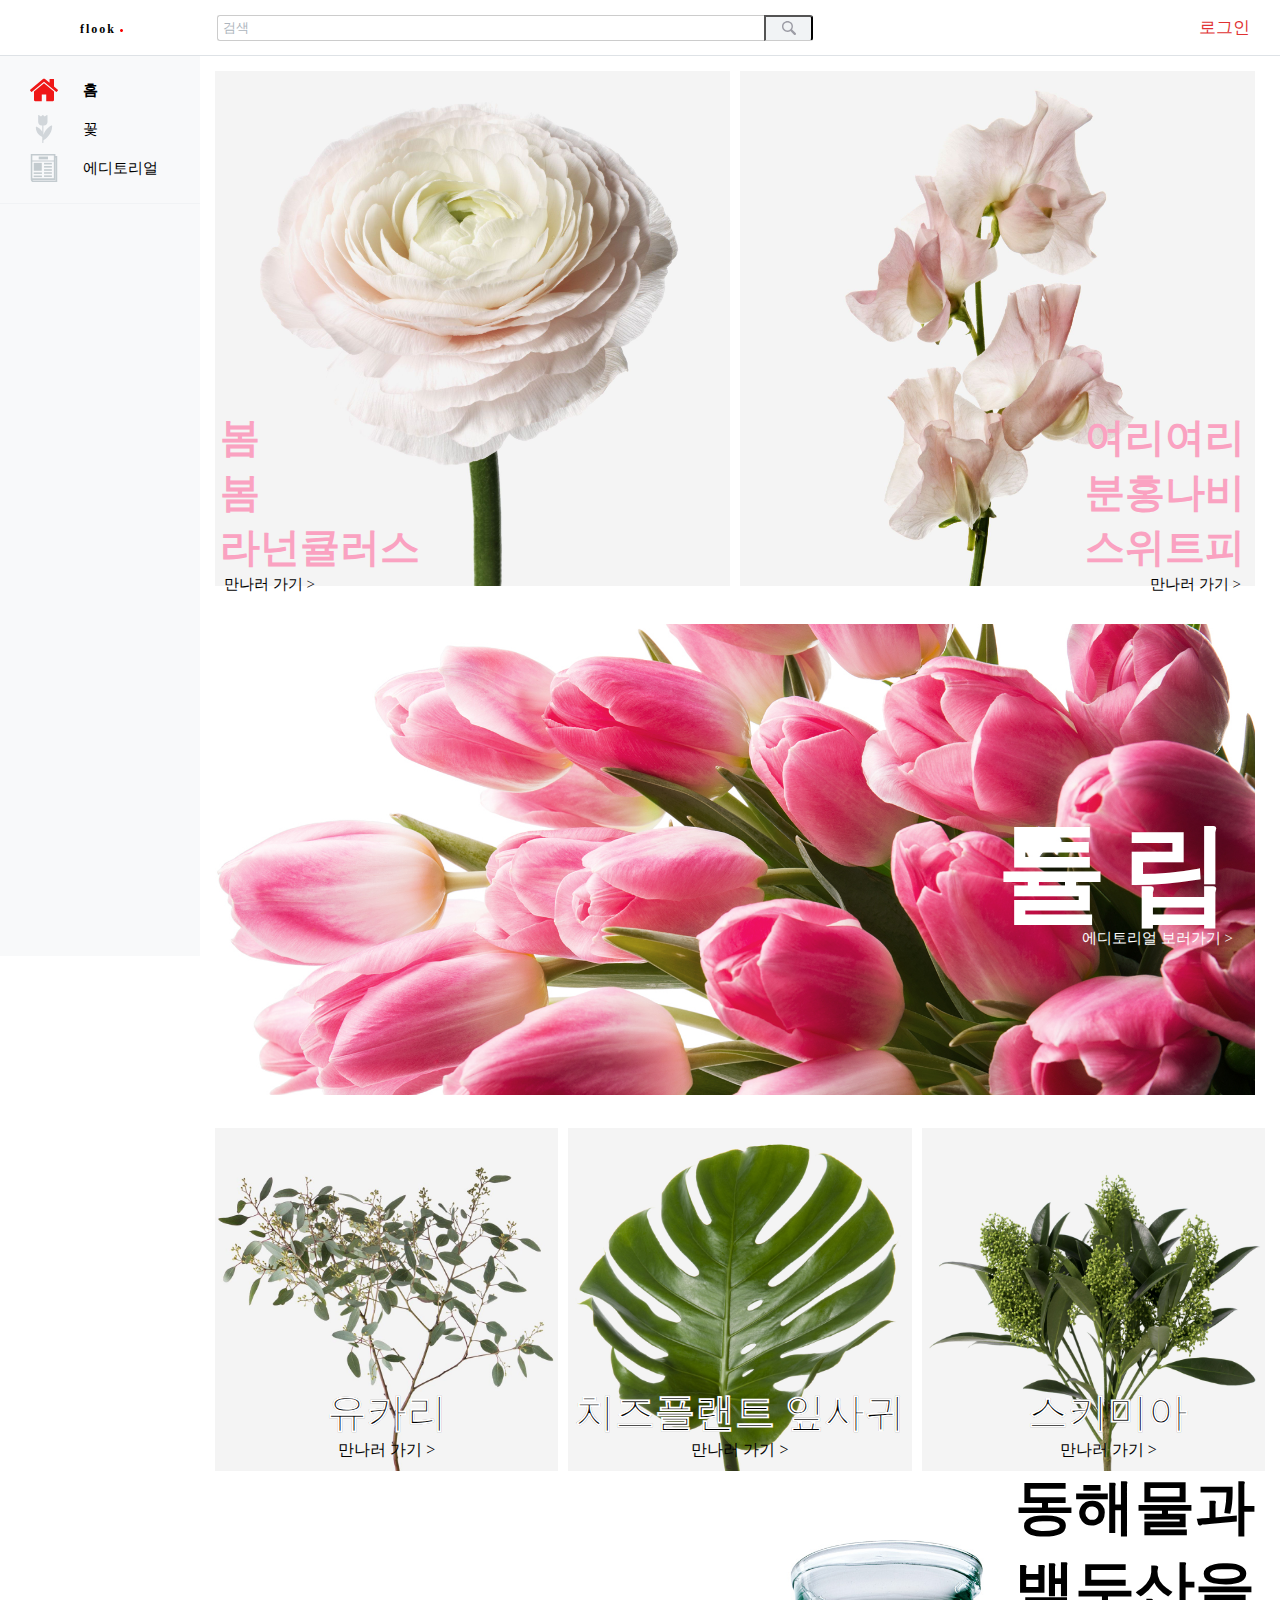
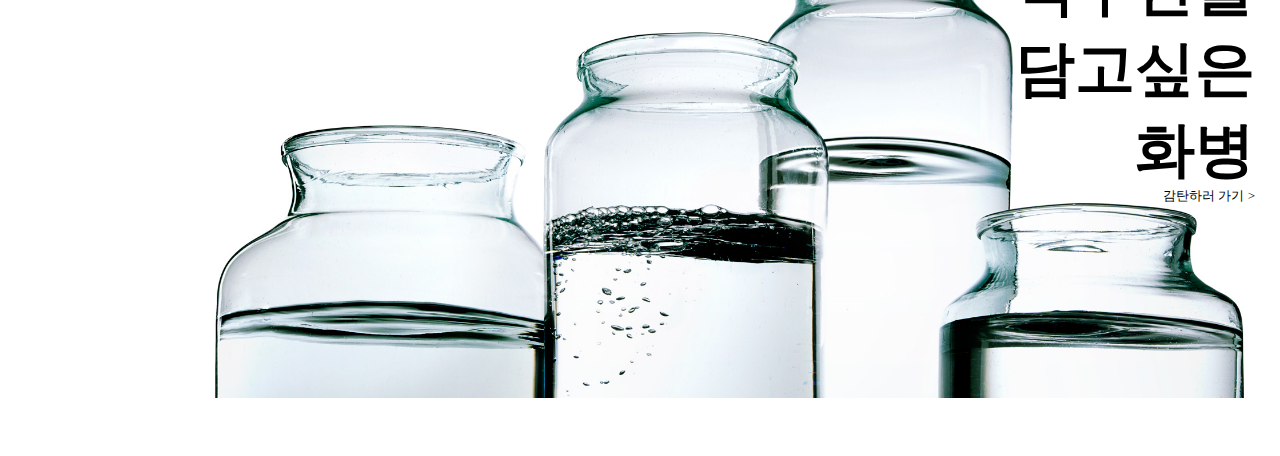
<file: index.html>
<!DOCTYPE html>
<html>
    <head>
        <meta charset="utf-8">
        <meta name="viewport" content="width=device-width initial-scale=1.0">    
        <link rel="stylesheet" href="css/style.css">
        <script src='jquery.js'></script>
        <title>iii</title>
    </head>
    <body>
    <header>
        <div class="headerL">
            <div class="logo">
               <a href="index.html">
                   <span>flook</span>
                   <img class="redDot"src="img/circle.svg" alt="">
               </a>
            </div>
            <div class="search">
                <form action="">
                  <input class="headerInput" type="text" placeholder="검색" name="search">
                  <button class="headerButton"type="submit">
                      <img class="searchImg"src="img/magnifying-glass.svg" alt="">
                  </button>
                </form>
            </div>
        </div>
        <div class="headerR">
            <span>로그인</span>
        </div>
    </header>
    <div class="sidebar">
        <div class="section1">
            <div class="home" style="font-weight: 600;">
                <img src="img/homeRed.svg" alt="">
                <div class="homeText">
                    <a href="index.html">홈</a>
                </div>
            </div>
            <div class="dogam">
                <img src="img/tulip.svg" alt="">
                <div class="textDogam">
                    <a href="flower.html">꽃</a>
                </div>
            </div>
            <div class="editorial">
                <img src="img/editorial.svg" alt="">
                <div class="textEditorial">
                    <a href="editorial.html">에디토리얼</a>
                </div>
            </div>
        </div>
        <div class="section2">
        </div>
        <div class="section3">
        </div>
    </div>
    <div class="main">
        <div class="level1">
            <div>
                <img class="ranun" src="img/ranun.jpg" alt="">
                <div class="text1">
                     봄<br>봄<br>라넌큘러스
                </div>
                <div class="textSub1">
                    만나러 가기 >
                </div>
            </div>
            <div>
                <img class="sweet" src="img/sweet.jpg" alt="">
                <div class="text2">
                    여리여리<br>분홍나비<br>스위트피
                </div>
                <div class="textSub2">
                    만나러 가기 >
                </div>
            </div>
        </div>
        <div class="level2">
            <img src="img/maintulip.jpg" alt="">
            <div class="text3">
                튤립<br>
            </div>
            <div class="text3Sub">
                에디토리얼 보러가기 >
            </div>
        </div>
        <div class="level3">
            <div class="level3One">
                <img src="img/eucari.jpg" alt="">
                <div class="text5">
                    유카리
                </div>
                <div class="textSub5">
                    만나러 가기 >
                </div>
            </div>
            <div class="level3Two">
                <img src="img/cheeseplant.jpg" alt="">
                <div class="text6">
                    치즈플랜트 잎사귀
                </div>
                <div class="textSub6">
                    만나러 가기 >
                </div>
            </div>
            <div class="level3Three">
                <img src="img/skimia.jpg" alt="">
                <div class="text7">
                    스키미아
                </div>
                <div class="textSub7">
                    만나러 가기 >
                </div>
            </div>
        </div>
        <div class="empty">
        </div>
        <div class="level4">
            <img src="img/vase.jpg" alt="">
            <div class="text8">
                동해물과<br>백두산을<br>담고싶은<br>화병
            </div>
            <div class="textSub8">
                <br>감탄하러 가기 >
            </div>
        </div>
    </div>
    <script src='main.js'></script>
    </body>
</html>
</file>
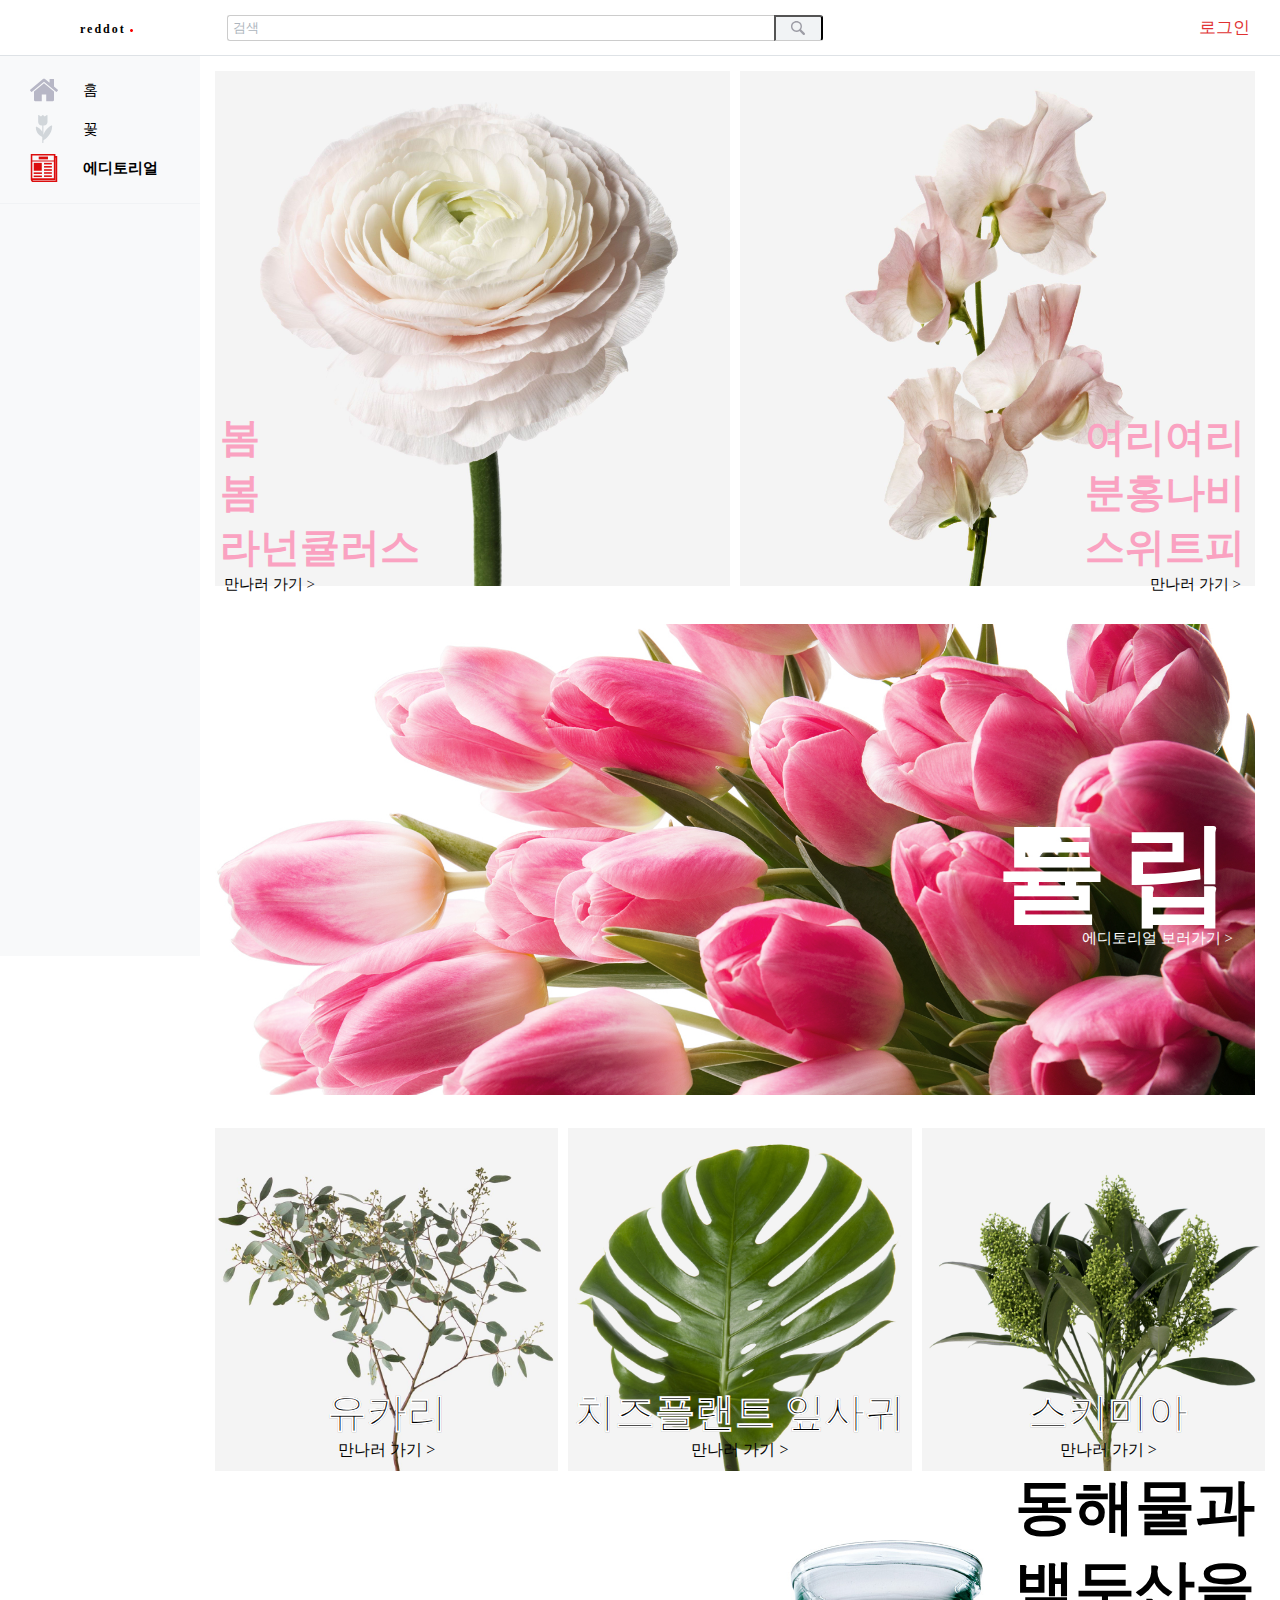
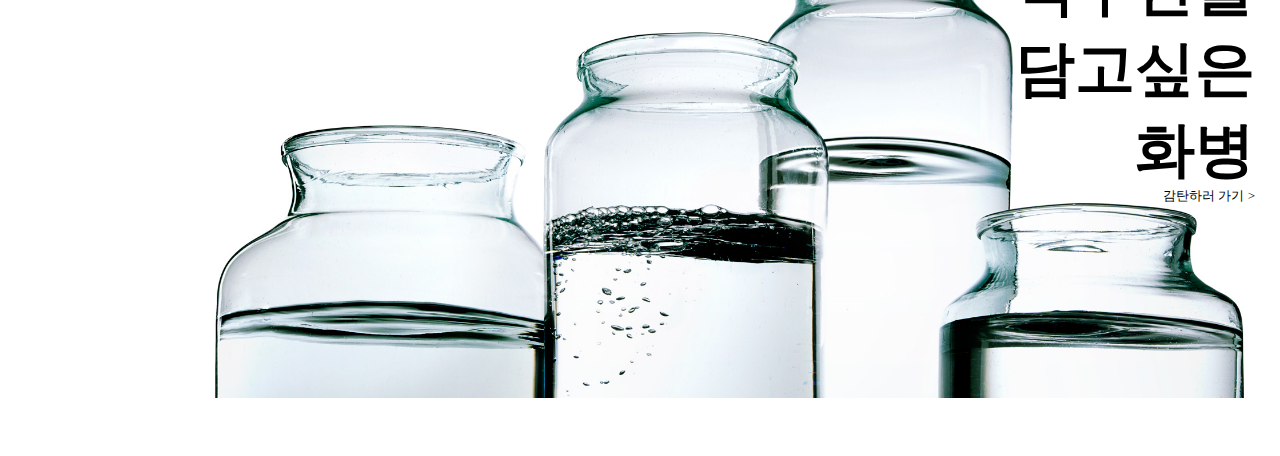
<file: editorial.html>
<!DOCTYPE html>
<html>
    <head>
        <meta charset="utf-8">
        <meta name="viewport" content="width=device-width initial-scale=1.0">    
        <link rel="stylesheet" href="css/style.css">
        <script src='jquery.js'></script>
        <title>iii</title>
    </head>
    <body>
    <header>
        <div class="headerL">
            <div class="logo">
               <a href="index.html">
                   <span>reddot</span>
                   <img class="redDot"src="img/circle.svg" alt="">
               </a>
            </div>
            <div class="search">
                <form action="">
                  <input class="headerInput" type="text" placeholder="검색" name="search">
                  <button class="headerButton"type="submit">
                      <img class="searchImg"src="img/magnifying-glass.svg" alt="">
                  </button>
                </form>
            </div>
        </div>
        <div class="headerR">
            <span>로그인</span>
        </div>
    </header>
    <div class="sidebar">
        <div class="section1">
            <div class="home">
                <img src="img/home.svg" alt="">
                <div class="homeText">
                    <a href="index.html">홈</a>
                </div>
            </div>
            <div class="dogam">
                <img src="img/tulip.svg" alt="">
                <div class="textDogam">
                    <a href="flower.html">꽃</a>
                </div>
            </div>
            <div class="editorial" style="font-weight: 600;">
                <img src="img/pressRed.svg" alt="">
                <div class="textEditorial">
                    <a href="editorial.html">에디토리얼</a>
                </div>
            </div>
        </div>
        <div class="section2">
        </div>
        <div class="section3">
        </div>
    </div>
    <div class="main">
        <div class="level1">
            <div>
                <img class="ranun" src="img/ranun.jpg" alt="">
                <div class="text1">
                     봄<br>봄<br>라넌큘러스
                </div>
                <div class="textSub1">
                    만나러 가기 >
                </div>
            </div>
            <div>
                <img class="sweet" src="img/sweet.jpg" alt="">
                <div class="text2">
                    여리여리<br>분홍나비<br>스위트피
                </div>
                <div class="textSub2">
                    만나러 가기 >
                </div>
            </div>
        </div>
        <div class="level2">
            <img src="img/maintulip.jpg" alt="">
            <div class="text3">
                튤립<br>
            </div>
            <div class="text3Sub">
                에디토리얼 보러가기 >
            </div>
        </div>
        <div class="level3">
            <div class="level3One">
                <img src="img/eucari.jpg" alt="">
                <div class="text5">
                    유카리
                </div>
                <div class="textSub5">
                    만나러 가기 >
                </div>
            </div>
            <div class="level3Two">
                <img src="img/cheeseplant.jpg" alt="">
                <div class="text6">
                    치즈플랜트 잎사귀
                </div>
                <div class="textSub6">
                    만나러 가기 >
                </div>
            </div>
            <div class="level3Three">
                <img src="img/skimia.jpg" alt="">
                <div class="text7">
                    스키미아
                </div>
                <div class="textSub7">
                    만나러 가기 >
                </div>
            </div>
        </div>
        <div class="empty">
        </div>
        <div class="level4">
            <img src="img/vase.jpg" alt="">
            <div class="text8">
                동해물과<br>백두산을<br>담고싶은<br>화병
            </div>
            <div class="textSub8">
                <br>감탄하러 가기 >
            </div>
        </div>
    </div>
    <script src='main.js'></script>
    </body>
</html>
</file>
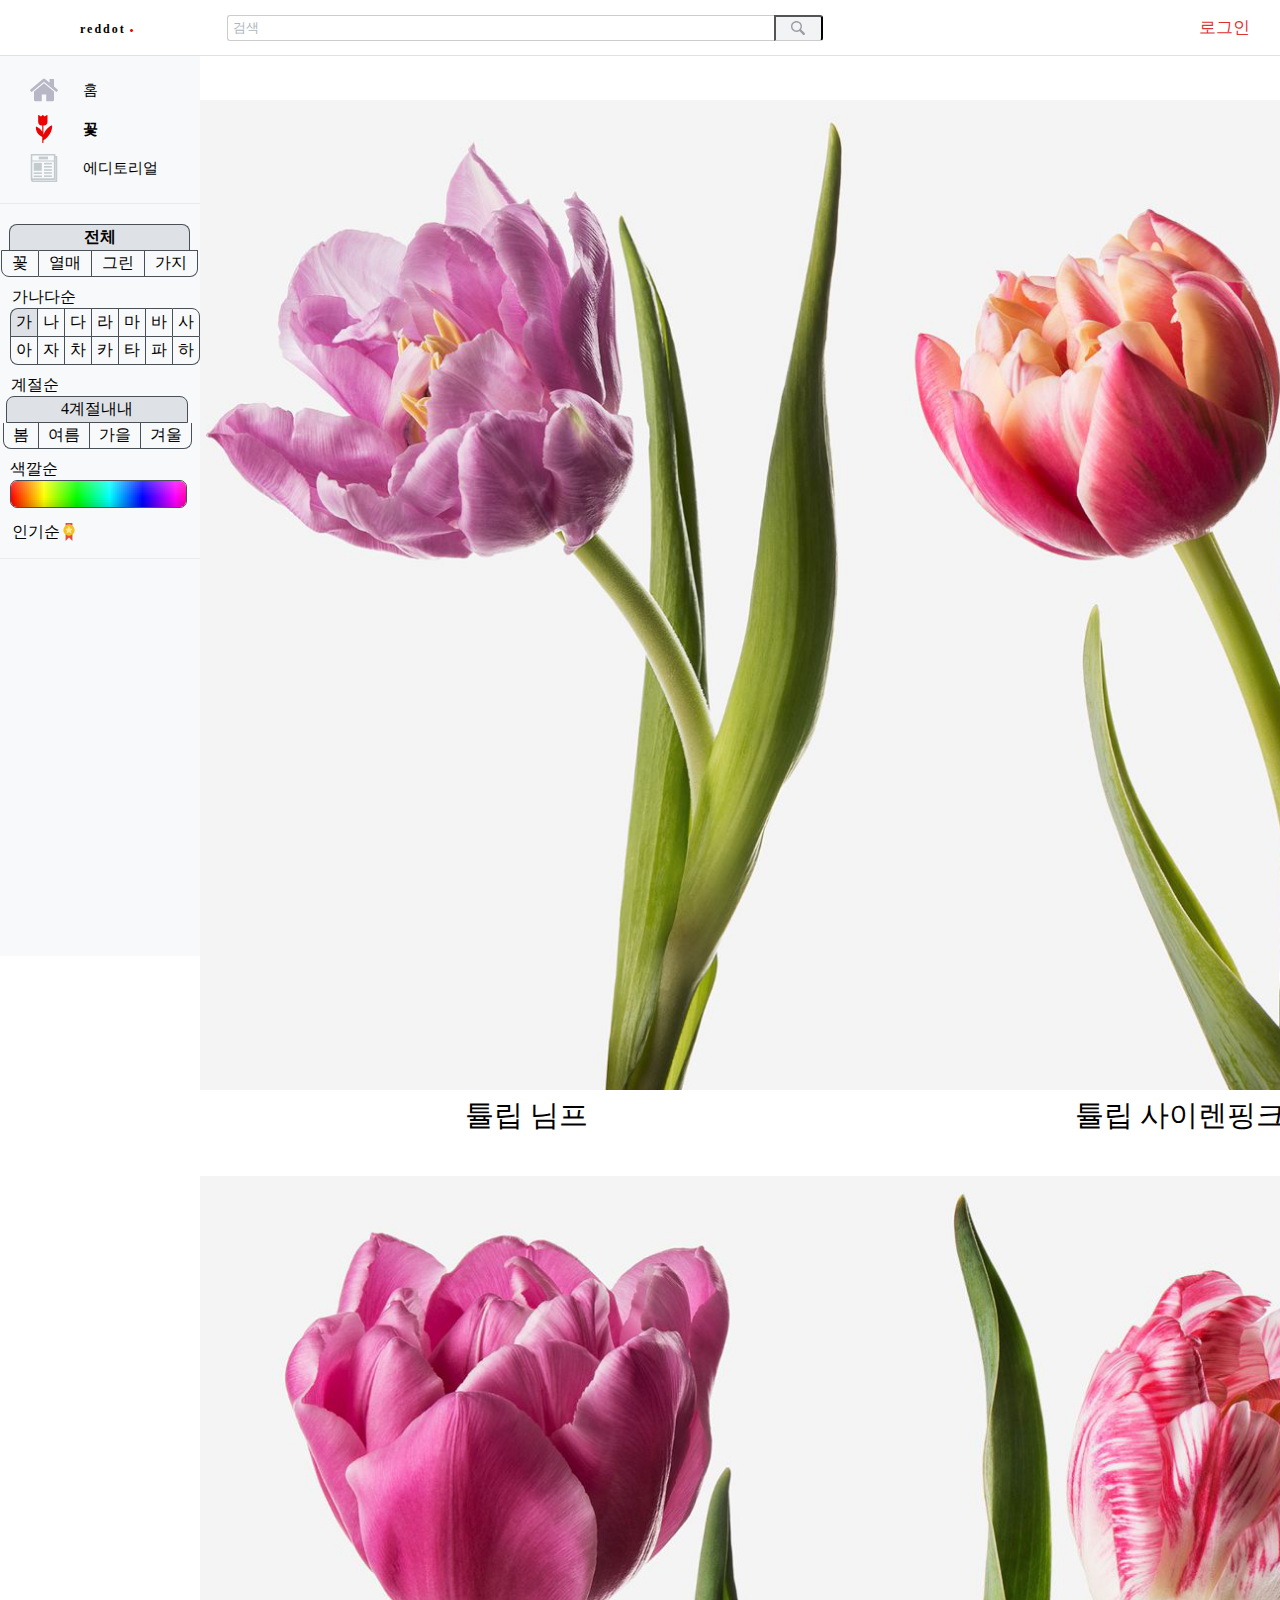
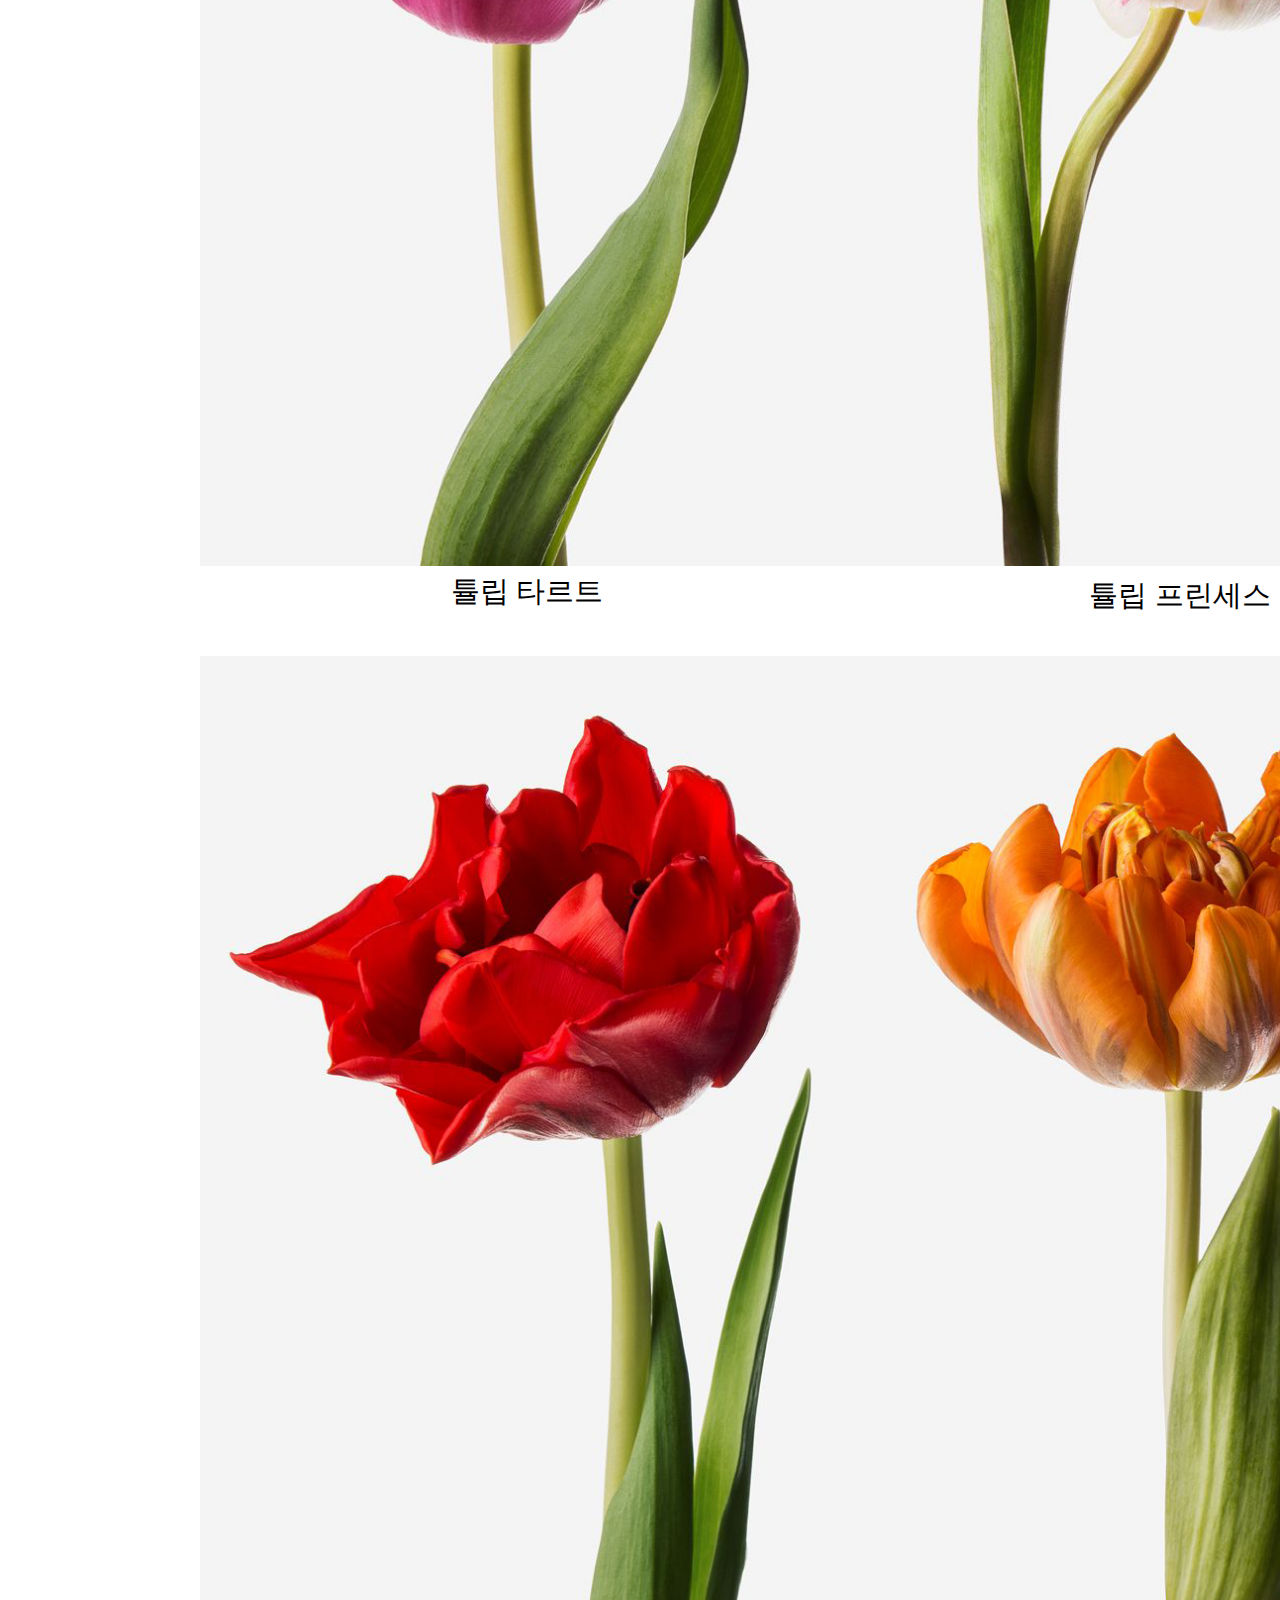
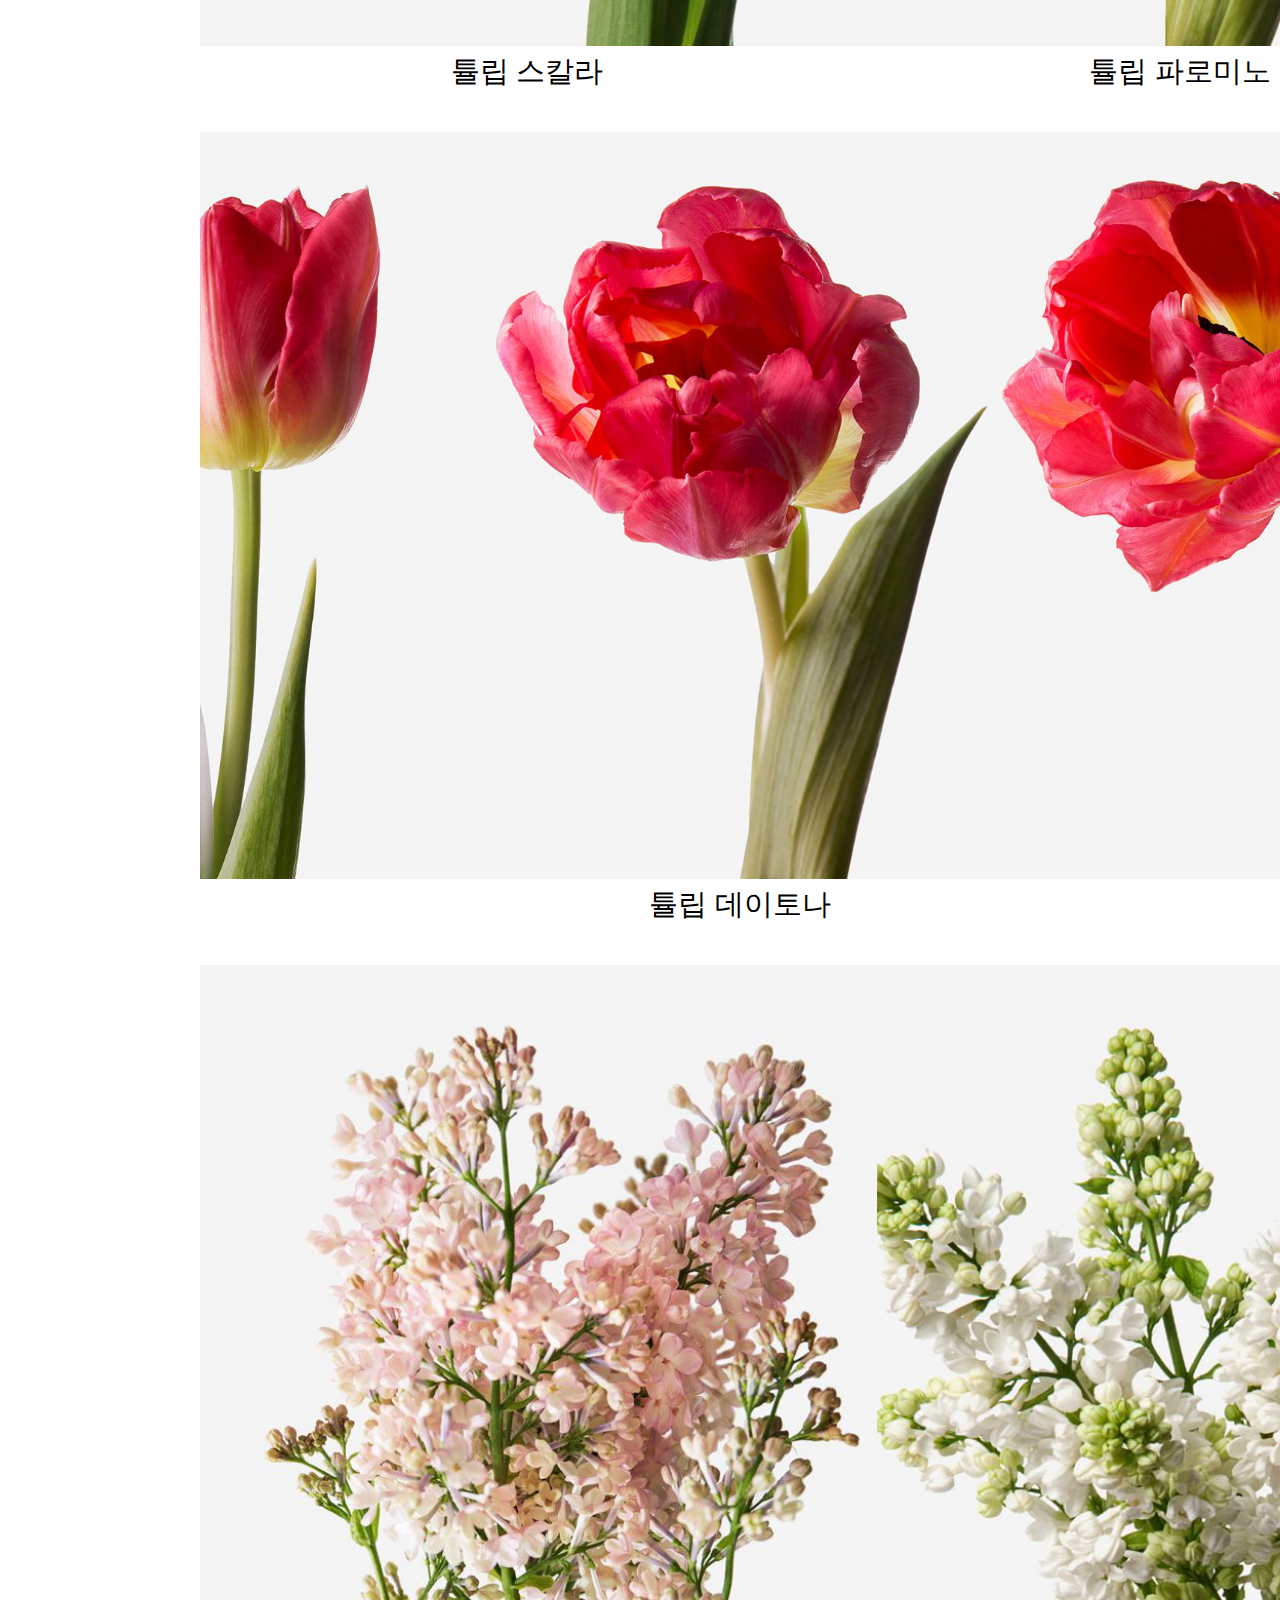
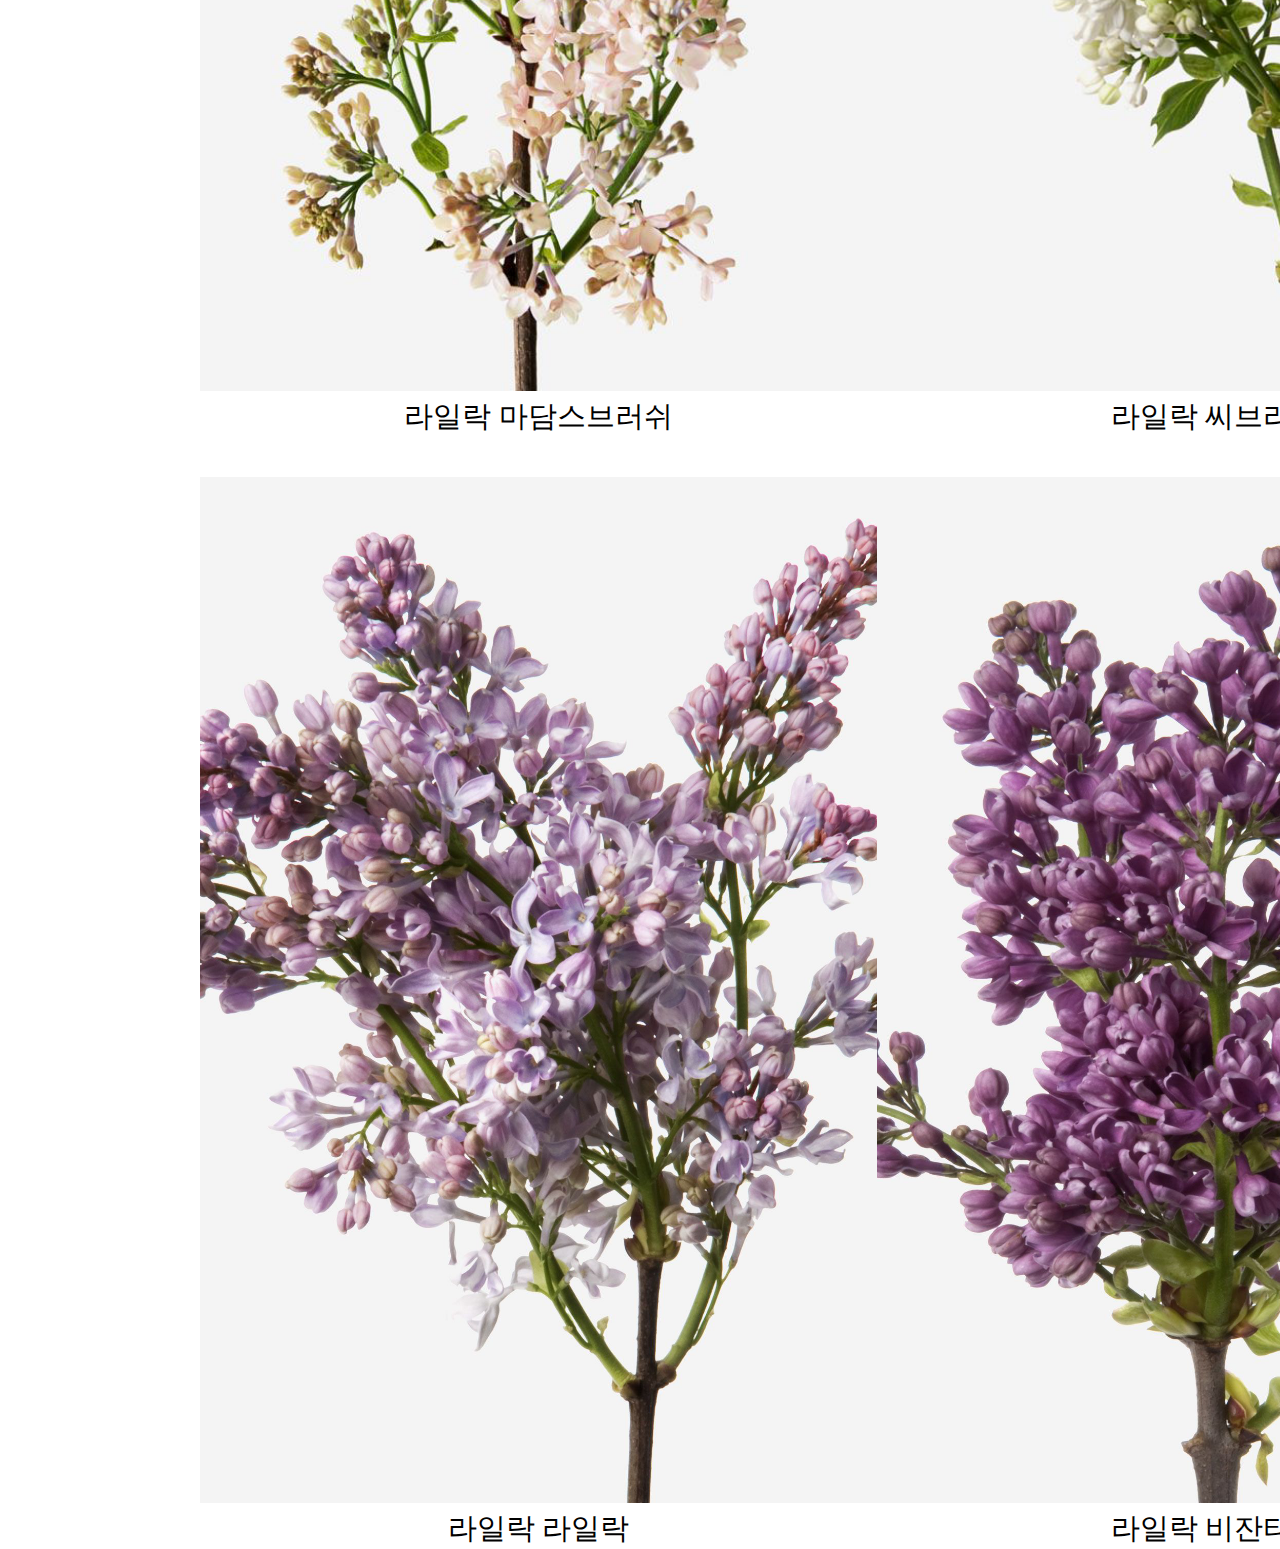
<file: flower.html>
<!DOCTYPE html>
<html>
    <head>
        <meta charset="utf-8">
        <meta name="viewport" content="width=device-width initial-scale=1.0">    
        <link rel="stylesheet" href="css/style2.css">
        <script src='jquery.js'></script>
        <title>iii</title>
    </head>
    <body>
    <header>
        <div class="headerL">
            <div class="logo">
               <a href="index.html">
                   <span>reddot</span>
                   <img class="redDot"src="img/circle.svg" alt="">
               </a>
            </div>
            <div class="search">
                <form action="">
                  <input class="headerInput" type="text" placeholder="검색" name="search">
                  <button class="headerButton"type="submit">
                      <img class="searchImg"src="img/magnifying-glass.svg" alt="">
                  </button>
                </form>
            </div>
        </div>
        <div class="headerR">
            <span>로그인</span>
        </div>
    </header>
    <div class="sidebar">
        <div class="section1">
            <div class="home">
                <img src="img/home.svg" alt="">
                <div class="homeText">
                    <a href="index.html">홈</a>
                </div>
            </div>
            <div class="dogam" style="font-weight: 600;">
                <img src="img/tulipRed.svg" alt="">
                <div class="textDogam">
                    <a href="flower.html">꽃</a>
                </div>
            </div>
            <div class="editorial">
                <img src="img/editorial.svg" alt="">
                <div class="textEditorial">
                    <a href="editorial.html">에디토리얼</a>
                </div>
            </div>
        </div>
        <div class="section2">
            <div class="s21">
                <div class="all">
                    전체
                </div>
                <div class="other">
                    <div class="other1 others">
                        꽃
                    </div>
                    <div class="other2 others">
                        열매
                    </div>
                    <div class="other3 others">
                        그린
                    </div>
                    <div class="other4 others">
                        가지
                    </div>
                </div>
            </div>
            <div class="s22">
                <div class="eye">
                    <div class="s22abc">가나다순</div>
                </div>
                <div class="abc">
                    <div class="s22T LT">가</div>
                    <div class="s22T">나</div>
                    <div class="s22T">다</div>
                    <div class="s22T">라</div>
                    <div class="s22T">마</div>
                    <div class="s22T">바</div>
                    <div class="s22T s22R RT">사</div>
                </div>
                <div class="abc">
                    <div class="s22L LB">아</div>
                    <div class="s22L">자</div>
                    <div class="s22L">차</div>
                    <div class="s22L">카</div>
                    <div class="s22L">타</div>
                    <div class="s22L">파</div>
                    <div class="s22R s22L RB">하</div>
                </div>
            </div>
            <div class="s23">
                <div class="season">계절순</div>
                <div class="seasonContain">
                   <div class="season1">4계절내내</div>
                   <div class="seasonAll">
                        <div class="seasons seasonsL">봄</div>
                        <div class="seasons ">여름</div>
                        <div class="seasons ">가을</div>
                        <div class="seasons seasonsR">겨울</div>
                   </div>
                </div>
            </div>
            <div class="s25">
                <div>색깔순</div>
                <img src="img/colorTable.png" alt="">
            </div>
            <div class="s211">
                <div>인기순 </div>
                <img src="img/gold-medal.svg" alt="">
            </div>
        </div>
        <div class="section3">
        </div>
    </div>
    <div class="main">
       <div class="level1">
           <div class="a1">
               <img src="img/1a.png" alt="">
               <div class="textGlobal">튤립 님프</div>
           </div>
           <div class="a2">
               <img src="img/1b.png" alt="">
               <div class="textGlobal">튤립 사이렌핑크</div>
           </div>
       </div>
       <div class="level2">
           <div class="b1">
               <img src="img/b1.png" alt="">
               <div class="textGlobal">튤립 타르트</div>
           </div>
           <div class="b2">
               <a href="princess.html">
                   <img src="img/b2.png" alt="">
                   <div class="textGlobal">튤립 프린세스</div>
               </a>
           </div>
       </div>
       <div class="level3">
           <div class="c1">
               <img src="img/c1.png" alt="">
               <div class="textGlobal">튤립 스칼라</div>
           </div>
           <div class="c2">
               <img src="img/c2.png" alt="">
               <div class="textGlobal">튤립 파로미노</div>
           </div>
       </div>
       <div class="level4">
            <div class="level4Img">
                <img src="img/1.png" alt="">
                <img src="img/2.png" alt="">
                <img src="img/3.png" alt="">
            </div>
            <div class="level4Text textGlobal">
                튤립 데이토나
            </div>
       </div>
       <div class="level5">
           <div class="d1">
               <img src="img/d1.png" alt="">
               <div class="textGlobal">라일락 마담스브러쉬</div>
           </div>
           <div class="d2">
               <img src="img/d2.png" alt="">
               <div class="textGlobal">라일락 씨브리즈</div>
           </div>
       </div>
       <div class="level6">
           <div class="e1">
               <img src="img/e1.png" alt="">
               <div class="textGlobal">라일락 라일락</div>
           </div>
           <div class="e2">
               <img src="img/e2.png" alt="">
               <div class="textGlobal">라일락 비잔티움</div>
           </div>
       </div>
    </div>
    <script src='main.js'></script>
    </body>
</html>
</file>
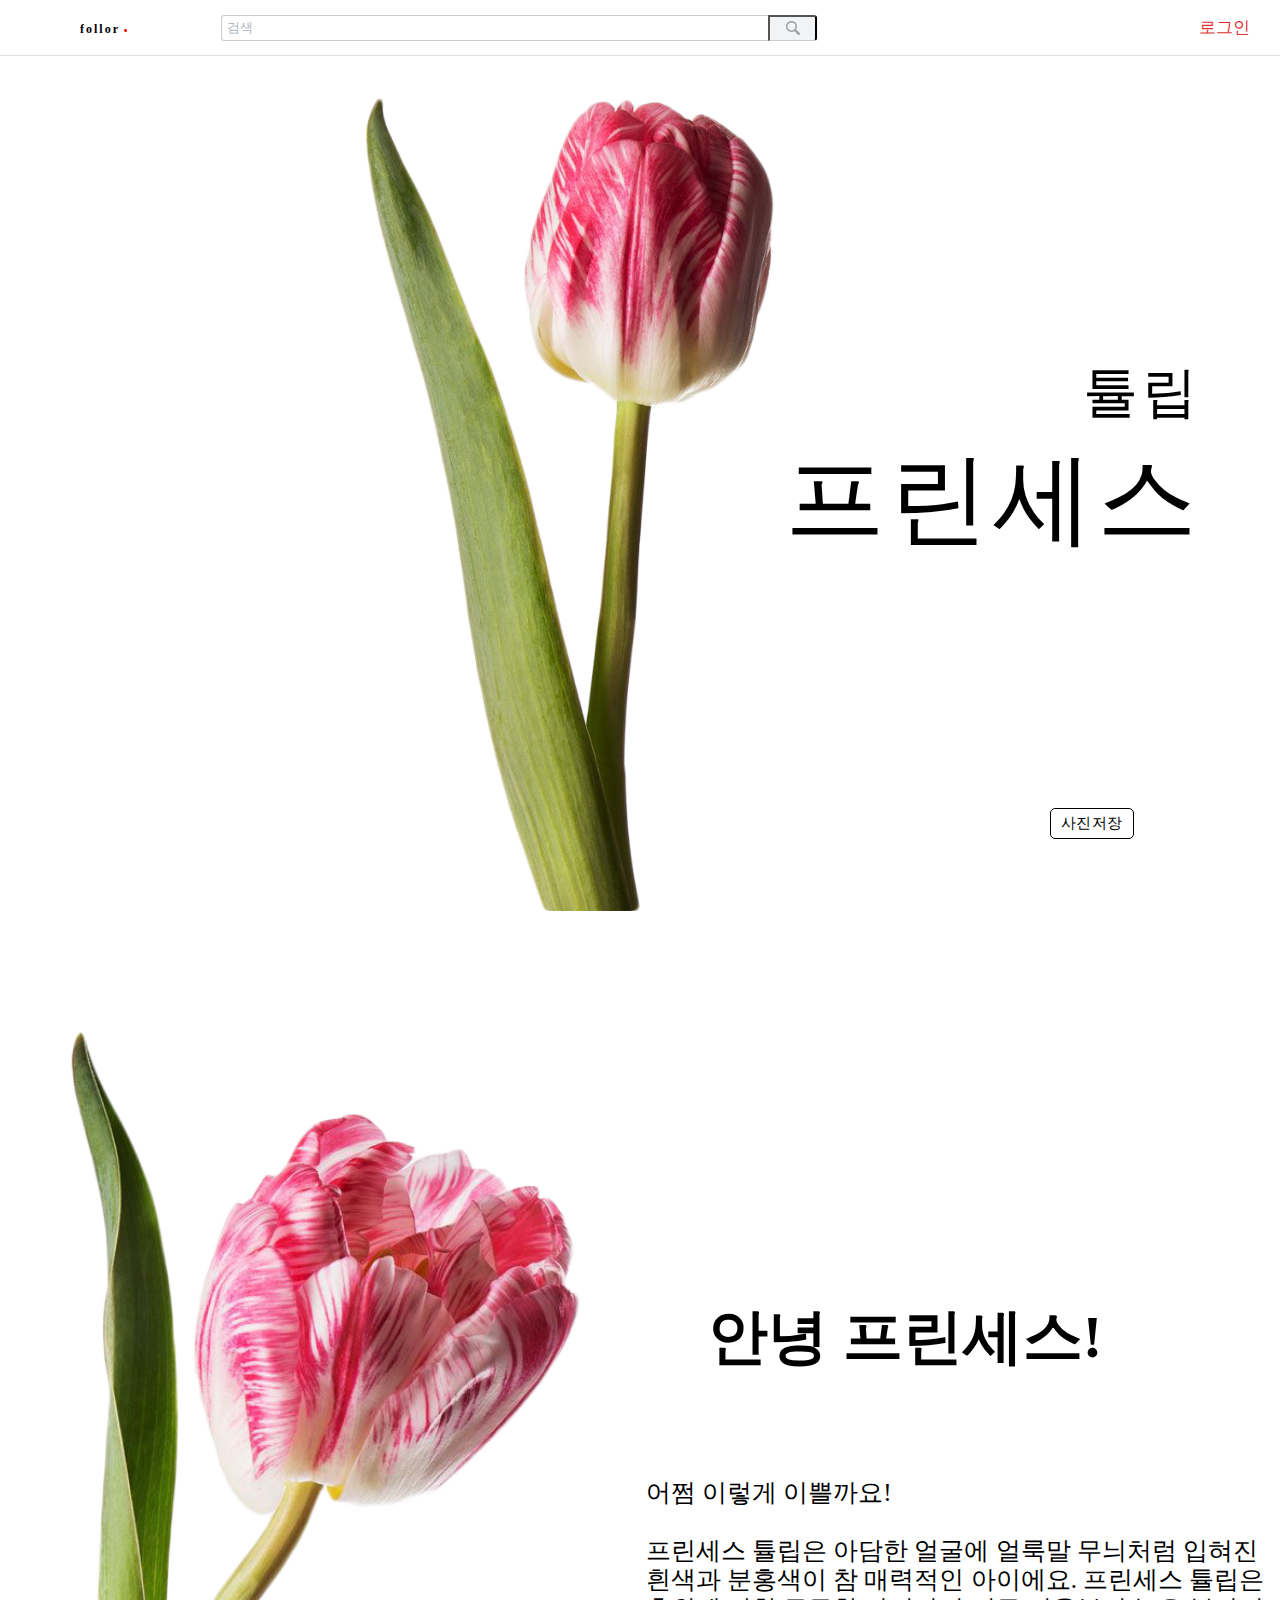
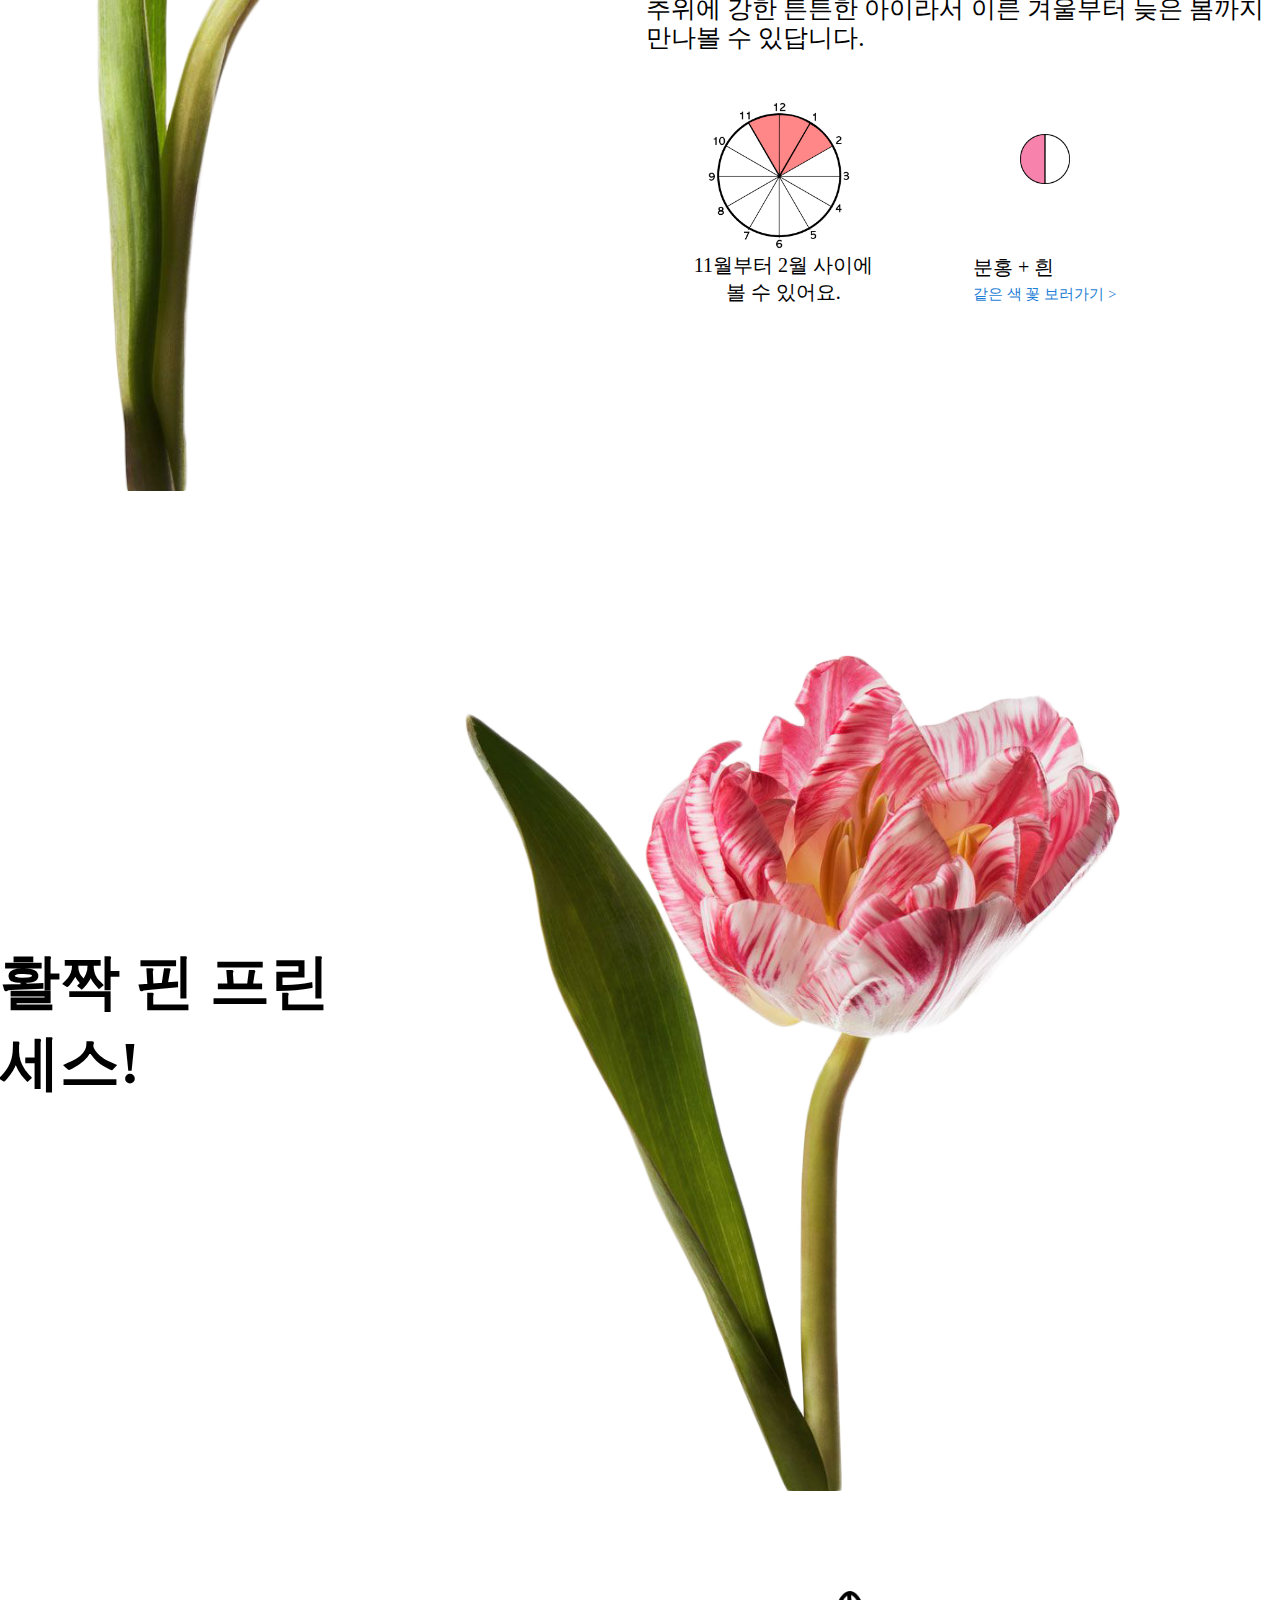
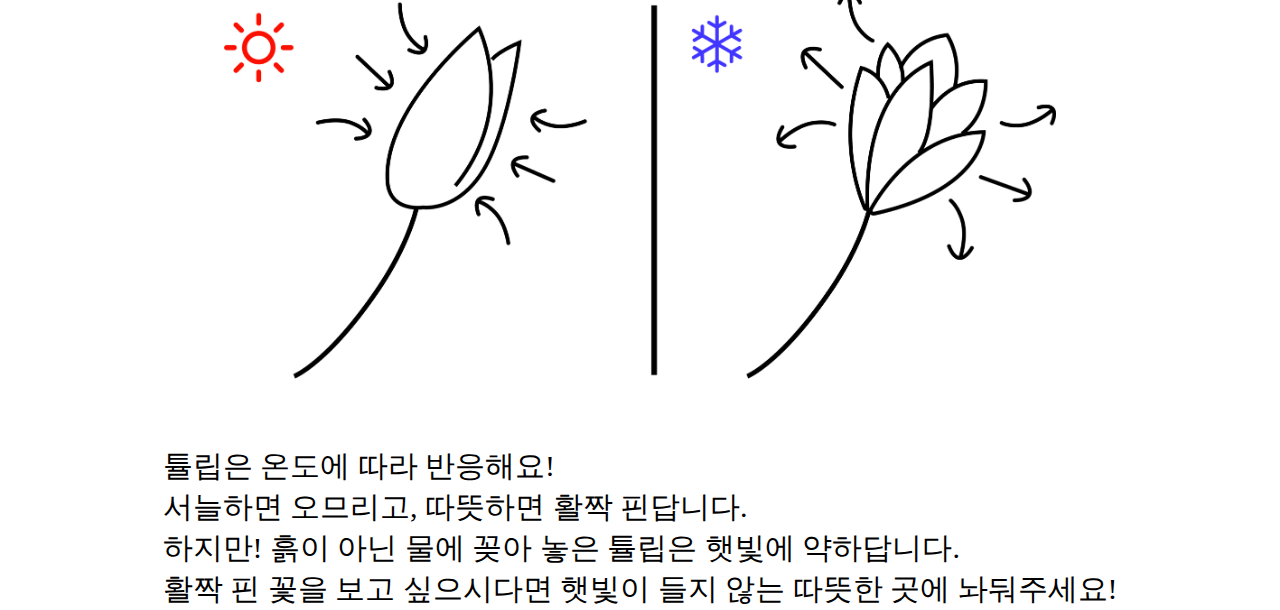
<file: princess.html>
<!DOCTYPE html>
<html>
    <head>
        <meta charset="utf-8">
        <meta name="viewport" content="width=device-width initial-scale=1.0">    
        <link rel="stylesheet" href="css/style3.css">
        <script src='jquery.js'></script>
        <title>iii</title>
    </head>
    <body>
    <header>
        <div class="headerL">
            <div class="logo">
               <a href="index.html">
                   <span>follor</span>
                   <img class="redDot"src="img/circle.svg" alt="">
               </a>
            </div>
            <div class="search">
                <form action="">
                  <input class="headerInput" type="text" placeholder="검색" name="search">
                  <button class="headerButton"type="submit">
                      <img class="searchImg"src="img/magnifying-glass.svg" alt="">
                  </button>
                </form>
            </div>
        </div>
        <div class="headerR">
            <span>로그인</span>
        </div>
    </header>
    <div class="level1">
        <img src="img/p11.png" alt="">
        <div class="level1T">
            <div style="direction: rtl;font-size: 55px;letter-spacing: 4px;">튤립</div>
            <div style="font-size: 100px;margin-top: 3px;letter-spacing: 4px;">프린세스</div>
            <button class="download">
                사진저장
            </button>
        </div>
    </div>
    <div class="level2">
       <img src="img/p2.png" alt="">
       <div class="level2T">
           <div style="font-size: 60px;margin-bottom: 100px;font-weight: 600;margin-right: 200px;white-space:nowrap; ">안녕 프린세스!</div>
           <div class="level2Text">
               어쩜 이렇게 이쁠까요!<br><br>
               프린세스 튤립은 아담한 얼굴에 얼룩말 무늬처럼 입혀진<br>
               흰색과 분홍색이 참 매력적인 아이에요. 프린세스 튤립은<br>
               추위에 강한 튼튼한 아이라서 이른 겨울부터 늦은 봄까지<br>
               만나볼 수 있답니다.<br>
           </div>
           <div class="graphCon">
               <div class="graphCon2">
                   <div class="graph">
                   </div>
                   <div class="graphText"></div>
                    11월부터 2월 사이에<br>볼 수 있어요.
               </div>
               <div class="colorcircleCon2">
                   <div class="colorcircle"></div>
                   <div class="colorText">
                       분홍 + 흰<br>
                       <span style="font-weight: 100;color: #1c7ed6;font-size: 15px;text-align: center;cursor: pointer;">같은 색 꽃 보러가기 ></span>
                   </div>
               </div>
           </div>
       </div>
    </div>
    <div class="level3">
        <div class="level3Text">
            <h1>활짝 핀 프린세스!</h1>
            <br>
            <br>
        </div>
        <img src="img/p3.png" alt="">
    </div>
    <div class="level4">
        <img src="img/temp.png" alt="">
        <div class="l4text">
            튤립은 온도에 따라 반응해요!<br>
            서늘하면 오므리고, 따뜻하면 활짝 핀답니다. <br>
            하지만! 흙이 아닌 물에 꽂아 놓은 튤립은 햇빛에 약하답니다.<br>
            활짝 핀 꽃을 보고 싶으시다면 햇빛이 들지 않는 따뜻한 곳에 놔둬주세요!
        </div>
    </div>
    
    
    
    <script src='main.js'></script>
    </body>
</html>
</file>
<file: css/style.css>
* {box-sizing: border-box;}

body,form,button,input{
    margin: 0;
    padding: 0;
}
a{
    text-decoration: none;
    color: inherit;
    width: 100%;
}

/* HEADER */

header{
    position: fixed;
    top: 0;
    z-index: 9999;
    height: 56px;
    width: 100%;
/*    background: lightgrey;*/
    display: flex;
    align-items: center;
    justify-content: space-between;
    padding-left: 80px;
    border-bottom: 1px solid #dee2e6;
    background: #fff;
}
.headerL{
    float: left;
    display: flex;
    flex-direction: row;
}
.redDot{
    width: 3px;
    margin-bottom: 1px;
}
.logo{
    display: flex;
    align-items: center;
    cursor: pointer;
}
.logo span{
    font-weight: 600;
    font-size: 12px;
    letter-spacing: 2px;
    margin-top: 7px;
}
.search form{
    display: flex;
    align-items: center;
}
.search{
    margin-left: 94px;
    display: flex;
    align-items: center;
}
.headerInput{
    height: 26px;
    width: 547px;
    padding-left: 5px;
    border: 1px solid #CCCCCC;
    border-right: none;
    border-radius: 3px 0 0 3px;
}
::placeholder{ 
    color: #adb5bd;
    font-weight: 350;
    font-size: 13px;
}
.headerButton{
    width: 49px;
    height: 26px;
/*    margin-left: -4px;*/
    border-radius: 0 3px 3px 0;
    border-bottom: 1px solid #CCCCCC;
    cursor: pointer;
    background: #f1f3f5;
}
.searchImg{
    width: 14px;
    margin-top: 3px;
}
.headerR{
    margin-right: 30px;
    float: right;
    font-weight: 400;
    color: #e03131;
    font-size: 17px;
}
.headerR span{
    cursor: pointer;
}


/* SIDEBAR */


.sidebar{
    position: fixed;
    top: 56px;
    left: 0;
    height: 100%;
    width: 200px;
    background: #f8f9fa;
}
.section1{
    padding-top: 15px;
    font-size: 15px;
    border-bottom: 1px solid #f1f3f5;
    padding-bottom: 15px;
}
.section1 img{
    height: 28px;
    margin-right: 25px;
    margin-left: 30px;
    margin-top: -1px;
}
.section1 > div{
    display: flex;
    align-items: center;
    cursor: pointer;
    padding: 6px 0;
}
.section1 > div:hover{
    background: #e9ecef;
}

/* MAIN */

.main{
    background: #fff;
    margin-left: 200px;
    margin-top: 56px;
    height: 2000px;
    padding: 15px 15px;
}
.level1{
    display: flex;
    justify-content: center;
}
.level1 > div{
    cursor: pointer;
}
.ranun{
    width: 98%;
}
.sweet{
    width: 98%;
}
.text1{
    font-weight: 900;
    font-size: 40px;
    text-align: left;
    margin-top: -180px;
    color: #faa2c1;
    margin-left: 5px;
}
.text2{
    font-weight: 900;
    font-size: 40px;
    text-align: right;
    margin-top: -180px;
    color: #faa2c1;
    margin-right: 20px;
}
.textSub1{
    text-align: left;
    font-weight: 100;
    font-size: 15px;
    margin-left: 9px;
/*    margin-top: 13px;*/
}
.textSub2{
    text-align: right;
    font-weight: 100;
    font-size: 15px;
    margin-right: 24px;
/*    margin-top: 13px;*/
}
.level2{
    margin-top: 30px;
    cursor: pointer;
}
.level2 img{
    width: 99%;
}
.text3, .text3Sub{
    text-align: right;
    margin-right: 20px;
/*    margin-top: -200px;*/
}
.text3{
    color: #fff;
    font-weight: 800;
    font-size: 110px;
    margin-top: -300px;
    letter-spacing: 14px;
}
.text3Sub{
    color: #fff;
    margin-right: 32px;
    margin-top: -19px;
    font-size: 15px;
}
.level3{
    display: grid;
    grid-template-columns: repeat(auto-fill, minmax(340px,auto));
    grid-column-gap: 10px;
    grid-row-gap: 10px;
    margin-top: 180px;
}
.level3 img{
    width: 100%;
    cursor: pointer;
}
.text5,.text6,.text7,.textSub5,.textSub6,.textSub7{
    text-align: center;
    cursor: pointer;
}
.text5,.text6,.text7{
    font-weight: 900;
    font-size: 40px;
    margin-top: -90px;
    color: black;
    -webkit-text-stroke: 0.5px white;
}
.text7,.textSub7{
    margin-left: 30px;
}
.level4{
    margin-top: 70px;
    cursor: pointer;
}
.level4 img{
    width: 98%;
}
.text8{
    margin-top: -535px;
    text-align:right;
    font-weight: 900;
    font-size: 60px;
    margin-right: 10px;
}
.textSub8{
    text-align: right;
    font-weight: 400;
    font-size: 13px;
    margin-right: 10px;
    margin-top: -20px;
}
</file>
<file: css/style2.css>
* {box-sizing: border-box;}

body,form,button,input{
    margin: 0;
    padding: 0;
}
a{
    text-decoration: none;
    color: inherit;
    width: 100%;
}

/* HEADER */

header{
    position: fixed;
    top: 0;
    z-index: 9999;
    height: 56px;
    width: 100%;
/*    background: lightgrey;*/
    display: flex;
    align-items: center;
    justify-content: space-between;
    padding-left: 80px;
    border-bottom: 1px solid #dee2e6;
    background: #fff;
}
.headerL{
    float: left;
    display: flex;
    flex-direction: row;
}
.redDot{
    width: 3px;
    margin-bottom: 1px;
}
.logo{
    display: flex;
    align-items: center;
    cursor: pointer;
}
.logo span{
    font-weight: 600;
    font-size: 12px;
    letter-spacing: 2px;
    margin-top: 7px;
}
.search form{
    display: flex;
    align-items: center;
}
.search{
    margin-left: 94px;
    display: flex;
    align-items: center;
}
.headerInput{
    height: 26px;
    width: 547px;
    padding-left: 5px;
    border: 1px solid #CCCCCC;
    border-right: none;
    border-radius: 3px 0 0 3px;
}
::placeholder{ 
    color: #adb5bd;
    font-weight: 350;
    font-size: 13px;
}
.headerButton{
    width: 49px;
    height: 26px;
/*    margin-left: -4px;*/
    border-radius: 0 3px 3px 0;
    border-bottom: 1px solid #CCCCCC;
    cursor: pointer;
    background: #f1f3f5;
}
.searchImg{
    width: 14px;
    margin-top: 3px;
}
.headerR{
    margin-right: 30px;
    float: right;
    font-weight: 400;
    color: #e03131;
    font-size: 17px;
}
.headerR span{
    cursor: pointer;
}


/* SIDEBAR */


.sidebar{
    position: fixed;
    top: 56px;
    left: 0;
    height: 100%;
    width: 200px;
    background: #f8f9fa;
}
.section1{
    padding-top: 15px;
    font-size: 15px;
    border-bottom: 1px solid #e9ecef;
    padding-bottom: 15px;
}
.section1 img{
    height: 28px;
    margin-right: 25px;
    margin-left: 30px;
    margin-top: -1px;
}
.section1 > div{
    display: flex;
    align-items: center;
    cursor: pointer;
    padding: 6px 0;
}
.section1 > div:hover{
    background: #e9ecef;
}

/* SIDEBARSECTION2*/

.section2{
    padding-left: 30px;
    padding-top: 20px;
}
.s21{
    display: flex;
    flex-direction: column;
    justify-content: flex-start;
}
.all{
    display: flex;
    justify-content: center;
    text-align: center;
    margin-left: -30px;
    border-top: 1px solid#495057;
    border-right: 1px solid #495057;
    border-left: 1px solid #495057;
    width: 181px;
    margin-left: -21px;
    padding: 2px 0;
    border-radius: 8px 8px 0 0;
    cursor: pointer;
    background: #dee2e6;
    font-weight: 600;
}
.other{
    display: flex;
    justify-content: center;
    margin-left: -31px;
}
.others{
    padding: 2px 10px;
    border-top: 1px solid #495057;
    border-right: 1px solid #495057;
    border-bottom: 1px solid #495057;
    cursor: pointer;
}
.other1{
    border: 1px solid #495057;
    border-radius: 0 0 0 8px;
}
.other4{
    border-radius: 0 0 8px 0;
}
.eye{
    display: flex;
}
.s22{
    display: flex;
    align-items: flex-start;
    flex-direction: column;
    margin-top: 10px;
}
.s22abc{
    font-weight: 500;
    margin-left: -18px;
    margin-bottom: 0px;
    cursor: pointer;
}
.abc{
    display: flex;
    margin-left: -20px;
}
.abc div{
    cursor: pointer;
}
.s22T{
    border-left: 1px solid #495057;
    border-bottom: 1px solid #495057;
    border-top: 1px solid #495057;
}
.s22L{
    border-left: 1px solid #495057;
    border-bottom: 1px solid #495057;
}
.s22R{
    border-right: 1px solid #495057;
}
.s22T, .s22L, .s22R{
    padding: 3px 5px;
}
.LT{
    border-radius: 8px 0 0 0;
    background: #dee2e6;
    font-weight: 500;
}
.RT{
    border-radius: 0 8px 0 0;
}
.LB{
    border-radius: 0 0 0 8px;
}
.RB{
    border-radius: 0 0 8px 0;
}
.s23{
    display: flex;
    flex-direction: column;
    align-items: flex-start;
    margin-left: -20px;
    margin-top: 10px;
}
.season{
    font-weight: 500;
    margin-left: 1px;
    cursor: pointer;
}
.seasonContain{
    display: flex;
    flex-direction: column;
    align-items: center;
    width: 100%;
    margin-left: -8px;
}
.seasonContain div{
    cursor: pointer;
}
.seasonAll{
    display: flex;
}
.season1{
    border: 1px solid #495057;
    padding: 2px 54px;
    border-radius: 8px 8px 0 0;
    background: #dee2e6;
    font-weight: 500;
}
.seasons{
    border-left: 1px solid #495057;
    border-bottom: 1px solid #495057;
    padding: 2px 9px;
}
.seasonsR{
    border-right: 1px solid #495057;
    border-radius: 0 0 8px 0;
}
.seasonsL{
    border-radius: 0 0 0 8px;
}
.s211{
    margin-left: -18px;
    font-weight: 500;
    margin-top: 10px;
    display: flex;
    align-items: center;
    cursor: pointer;
    margin-bottom: 15px;
}
.s211 img{
    width: 18px;
    margin-left: 0px;
    margin-top: -2px;
}
.box{
    width: 5px;
    border-radius: 150px;
}




.s25{
    margin-left: -20px;
    margin-top: 10px;
    font-weight: 500;
}
.s25 div{
    cursor: pointer;
}
.s25 img{
    width: 177px;
    height: 28px;
    border-radius: 7px;
    border: 1px solid #495057;
}

/* SECTION3 */

.section3{
    border-top: 1px solid #e9ecef;
    width: 100%;
}
/* MAINGLOBAL*/

.textGlobal{
    font-weight: 400;
    font-size: 1.8rem;
    text-align: center;
    margin-top: 6px;
}
.main img{
    cursor: pointer;
}

/* MAIN */

.main{
    margin-left: 200px;
    display: flex;
    align-items: flex-end;
    flex-direction: column;
    overflow: hidden;
    margin-top: 100px;
}
.level1{
    display: flex;
    justify-content: space-between;
    width: 100%;
}
.level1 img{
    height: 110vh;
}
.a1,.a2{
    display: flex;
    flex-direction: column;
    align-items: center;

}
.level2{
    display: flex;
    justify-content: space-between;
    width: 100%;
    margin-top: 40px;
}
.level2 img{
    height: 110vh;
}
.b1,.b2{
    display: flex;
    flex-direction: column;
    text-align: center;
}
.level3{
    display: flex;
    justify-content: space-between;
    width: 100%;
    margin-top: 40px;
}
.level3 img{
    height: 110vh;
}
.c1,.c2{
    display: flex;
    flex-direction: column;
    text-align: center;
}
.level4{
    width: 100%;
}
.level4Img{
    display: flex;
    flex-direction: row;
    justify-content: center;
    margin-top: 40px;
}
.level4 img{
    height: 83vh;
}
.level5{
    display: flex;
    justify-content: space-between;
    width: 100%;
    margin-top: 40px;
}
.level5 img{
    height: 114vh;
}
.d1,.d2{
    display: flex;
    flex-direction: column;
    text-align: center;
}
.level6{
    display: flex;
    justify-content: space-between;
    width: 100%;
    margin-top: 40px;
}
.level6 img{
    height: 114vh;
}
.e1,.e2{
    display: flex;
    flex-direction: column;
    text-align: center;
}
</file>
<file: css/style3.css>
* {box-sizing: border-box;}

body,form,button,input{
    margin: 0;
    padding: 0;
}
a{
    text-decoration: none;
    color: inherit;
    width: 100%;
}
h1{
    font-weight: 600;
    font-size: 60px;
}

/* HEADER */

header{
    position: fixed;
    top: 0;
    z-index: 9999;
    height: 56px;
    width: 100%;
/*    background: lightgrey;*/
    display: flex;
    align-items: center;
    justify-content: space-between;
    padding-left: 80px;
    border-bottom: 1px solid #dee2e6;
    background: #fff;
}
.headerL{
    float: left;
    display: flex;
    flex-direction: row;
}
.redDot{
    width: 3px;
    margin-bottom: 1px;
}
.logo{
    display: flex;
    align-items: center;
    cursor: pointer;
}
.logo span{
    font-weight: 600;
    font-size: 12px;
    letter-spacing: 2px;
    margin-top: 7px;
}
.search form{
    display: flex;
    align-items: center;
}
.search{
    margin-left: 94px;
    display: flex;
    align-items: center;
}
.headerInput{
    height: 26px;
    width: 547px;
    padding-left: 5px;
    border: 1px solid #CCCCCC;
    border-right: none;
    border-radius: 3px 0 0 3px;
}
::placeholder{ 
    color: #adb5bd;
    font-weight: 350;
    font-size: 13px;
}
.headerButton{
    width: 49px;
    height: 26px;
/*    margin-left: -4px;*/
    border-radius: 0 3px 3px 0;
    border-bottom: 1px solid #CCCCCC;
    cursor: pointer;
    background: #f1f3f5;
}
.searchImg{
    width: 14px;
    margin-top: 3px;
}
.headerR{
    margin-right: 30px;
    float: right;
    font-weight: 400;
    color: #e03131;
    font-size: 17px;
}
.headerR span{
    cursor: pointer;
}

/* MAIN */

.download{
    padding: 5px 10px;
    font-weight: 400;
    font-size: 15px;
    border-radius: 5px;
    margin-left: 265px;
    color: black;
    margin-top: 240px;
    border: 1px solid black;
    background: #fff;
    cursor: pointer;
    z-index: 2222;
    letter-spacing: 0.5px;
}
.level1{
    margin-top: 56px;
    display: flex;
    justify-content: center;
}
.level1 img{
    height: 95vh;
    margin-left: 100px;
}
.level1T{
    font-weight: 100;
    margin-top: 300px;
    margin-left: -250px;
}
.level2{
    display: flex;
    justify-content: center;
    align-items: center;
}
.level2 img{
    height: 120vh;
    margin-top: 100px;
    position: relative;
}
.level2T{
    display: flex;
    align-items: center;
    justify-content: flex-end;
    flex-direction: column;
    text-align: left;
    margin-left: -150px;
    margin-right: 200px;
    margin-top: 200px;
}
.level2Text{
    font-weight: 400;
    font-size: 25px;
    margin-left: -100px;
    white-space:nowrap; 
    line-height: 29px;
    text-align: left;
}
.graphCon{
    display: flex;
    margin-top: 50px;
    justify-content: space-around;
    align-items: center;
    font-weight: 100;
    font-size: 20px;
}
.graphCon2{
    display: flex;
    flex-direction: column;
    justify-content: center;
    align-items: center;
    margin-left: -200px;
    text-align: center;
}
.graph{
    background: url('../img/graph.png');
    background-size: contain;
    width: 150px;
    height: 150px;
    background-repeat: no-repeat;
}
.colorcircleCon2{
    display: flex;
    flex-direction: column;
    align-items: center;
    justify-content: center;
    margin-left: 100px;
}
.colorcircle{
    background: url('../img/colorcircle.png');
    background-size: contain;
    width: 50px;
    height: 50px;
    background-repeat: no-repeat;
    margin-bottom: -30px;
}
.colorText{
    margin-top: 100px;
    white-space: nowrap;
    margin-bottom: -30px;
}
.level3{
    display: flex;
    justify-content: flex-end;
    align-items: center;
    margin-top: 100px;
}
.level3 img{
    height: 100vh;
}
.level3Text{
    
}
.level4{
    margin-top: 100px;
    display: flex;
    flex-direction: column;
    justify-content: center;
    align-items: center;
}
.level4 img{
    width: 65%;
    height: auto;
}
.l4text{
    margin-top: 50px;
    font-weight: 100;
    font-size: 30px;
}
</file>
